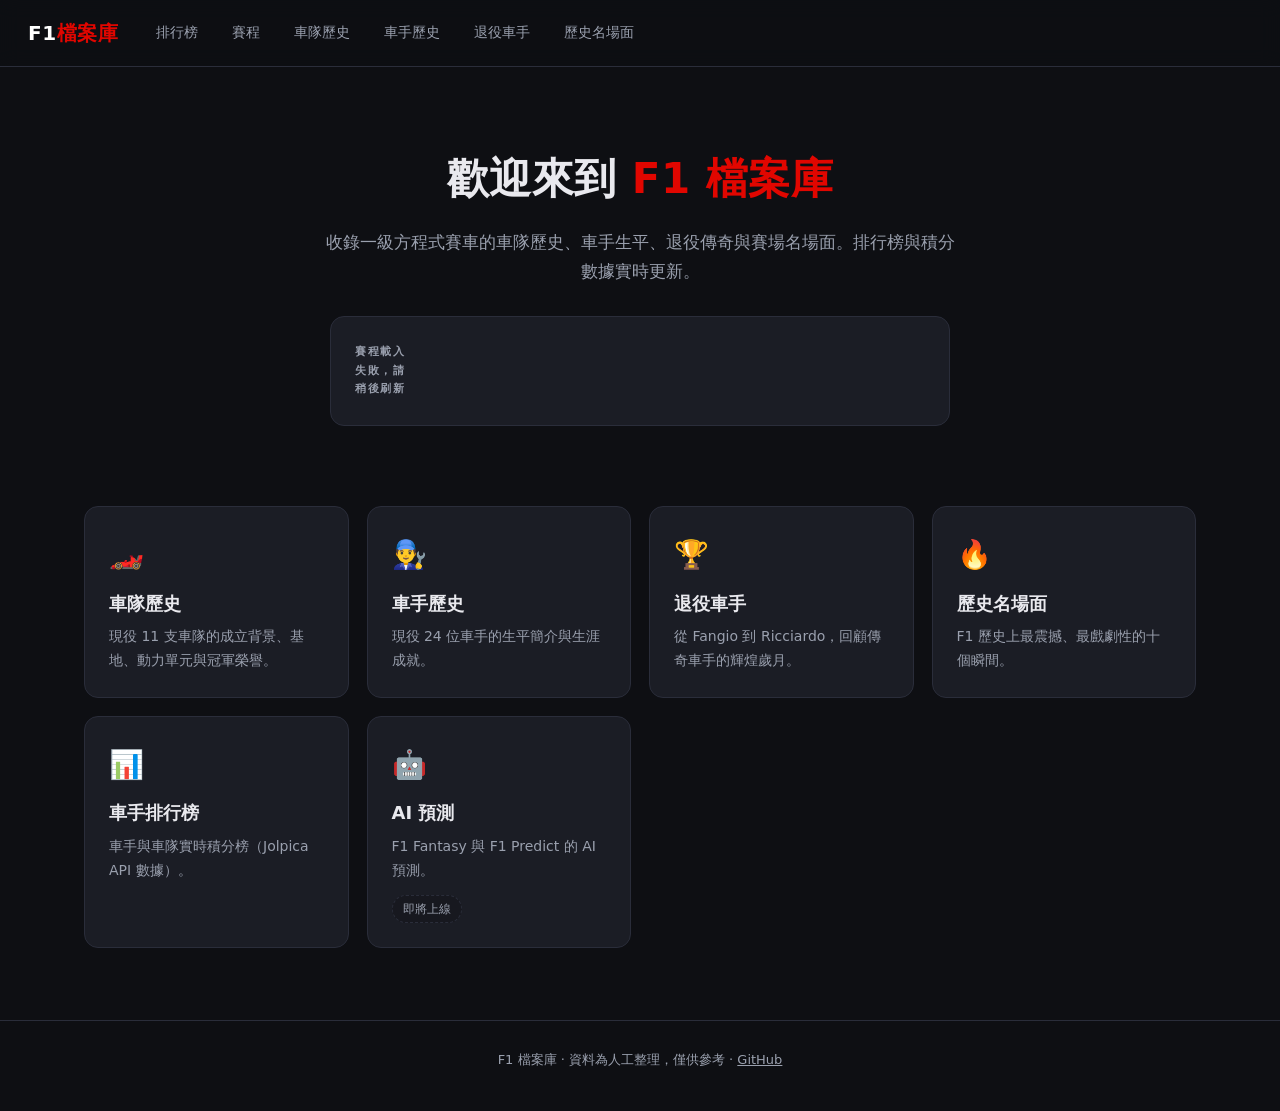
<file: index.html>
<!DOCTYPE html>
<html lang="zh-Hant">
<head>
  <meta charset="UTF-8">
  <meta name="viewport" content="width=device-width, initial-scale=1.0">
  <title>F1 檔案庫</title>
  <link rel="stylesheet" href="css/style.css">
</head>
<body>
  <header class="site-header">
    <a class="brand" href="index.html">F1<span>檔案庫</span></a>
    <nav class="site-nav">
      <a href="standings.html">排行榜</a>
      <a href="schedule.html">賽程</a>
      <a href="teams.html">車隊歷史</a>
      <a href="drivers.html">車手歷史</a>
      <a href="retired.html">退役車手</a>
      <a href="moments.html">歷史名場面</a>
    </nav>
  </header>

  <main>
    <section class="hero">
      <h1>歡迎來到 <span class="red">F1 檔案庫</span></h1>
      <p>收錄一級方程式賽車的車隊歷史、車手生平、退役傳奇與賽場名場面。排行榜與積分數據實時更新。</p>
      <div class="countdown-box" id="countdown"><span class="cd-label">載入賽程中…</span></div>
    </section>

    <section class="container">
      <div class="home-grid">
        <a class="home-card" href="teams.html">
          <div class="icon">🏎️</div>
          <h3>車隊歷史</h3>
          <p>現役 11 支車隊的成立背景、基地、動力單元與冠軍榮譽。</p>
        </a>
        <a class="home-card" href="drivers.html">
          <div class="icon">👨‍🔧</div>
          <h3>車手歷史</h3>
          <p>現役 24 位車手的生平簡介與生涯成就。</p>
        </a>
        <a class="home-card" href="retired.html">
          <div class="icon">🏆</div>
          <h3>退役車手</h3>
          <p>從 Fangio 到 Ricciardo，回顧傳奇車手的輝煌歲月。</p>
        </a>
        <a class="home-card" href="moments.html">
          <div class="icon">🔥</div>
          <h3>歷史名場面</h3>
          <p>F1 歷史上最震撼、最戲劇性的十個瞬間。</p>
        </a>
        <a class="home-card" href="standings.html">
          <div class="icon">📊</div>
          <h3>車手排行榜</h3>
          <p>車手與車隊實時積分榜（Jolpica API 數據）。</p>
        </a>
        <div class="home-card">
          <div class="icon">🤖</div>
          <h3>AI 預測</h3>
          <p>F1 Fantasy 與 F1 Predict 的 AI 預測。</p>
          <span class="soon">即將上線</span>
        </div>
      </div>
    </section>
  </main>

  <footer>F1 檔案庫 · 資料為人工整理，僅供參考 · <a href="https://github.com/Yun961127/F1-work" target="_blank" rel="noopener">GitHub</a></footer>
  <script src="js/common.js"></script>
  <script src="js/i18n.js"></script>
  <script src="js/countdown.js"></script>
</body>
</html>
</file>
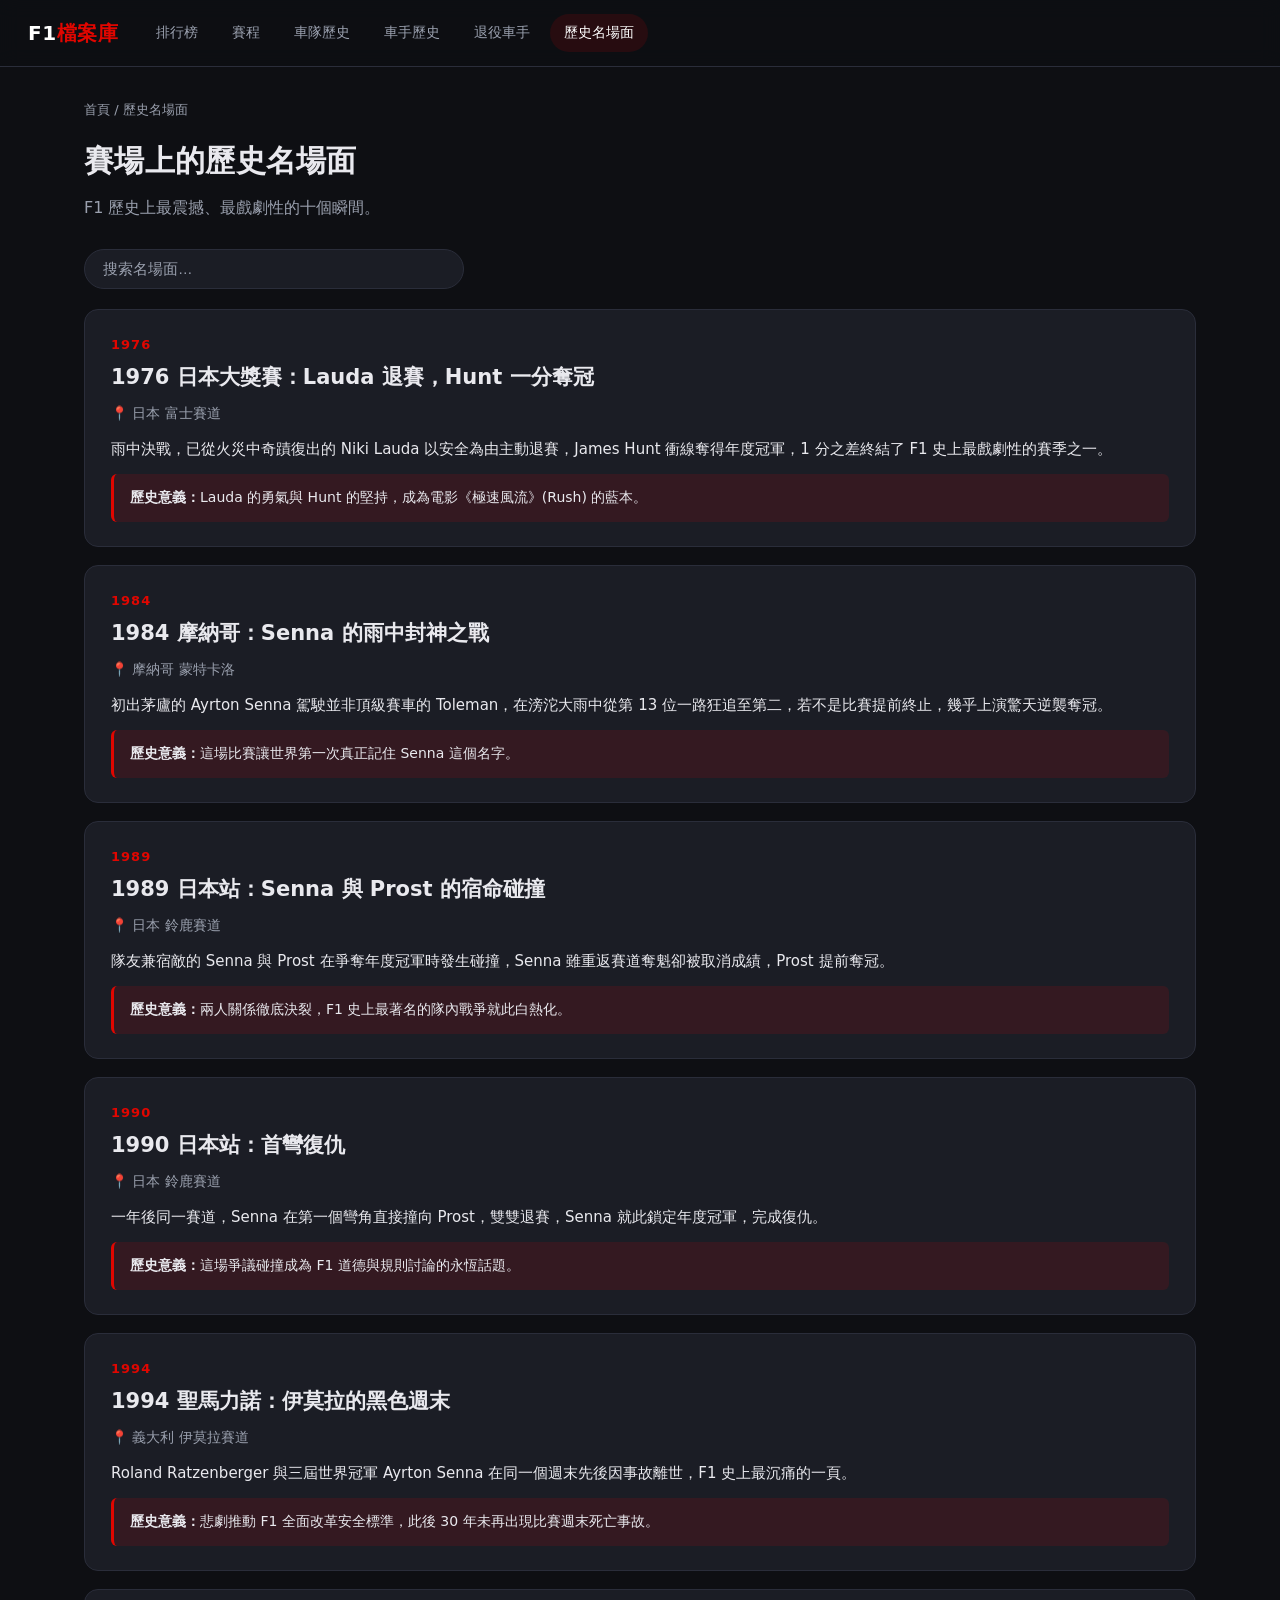
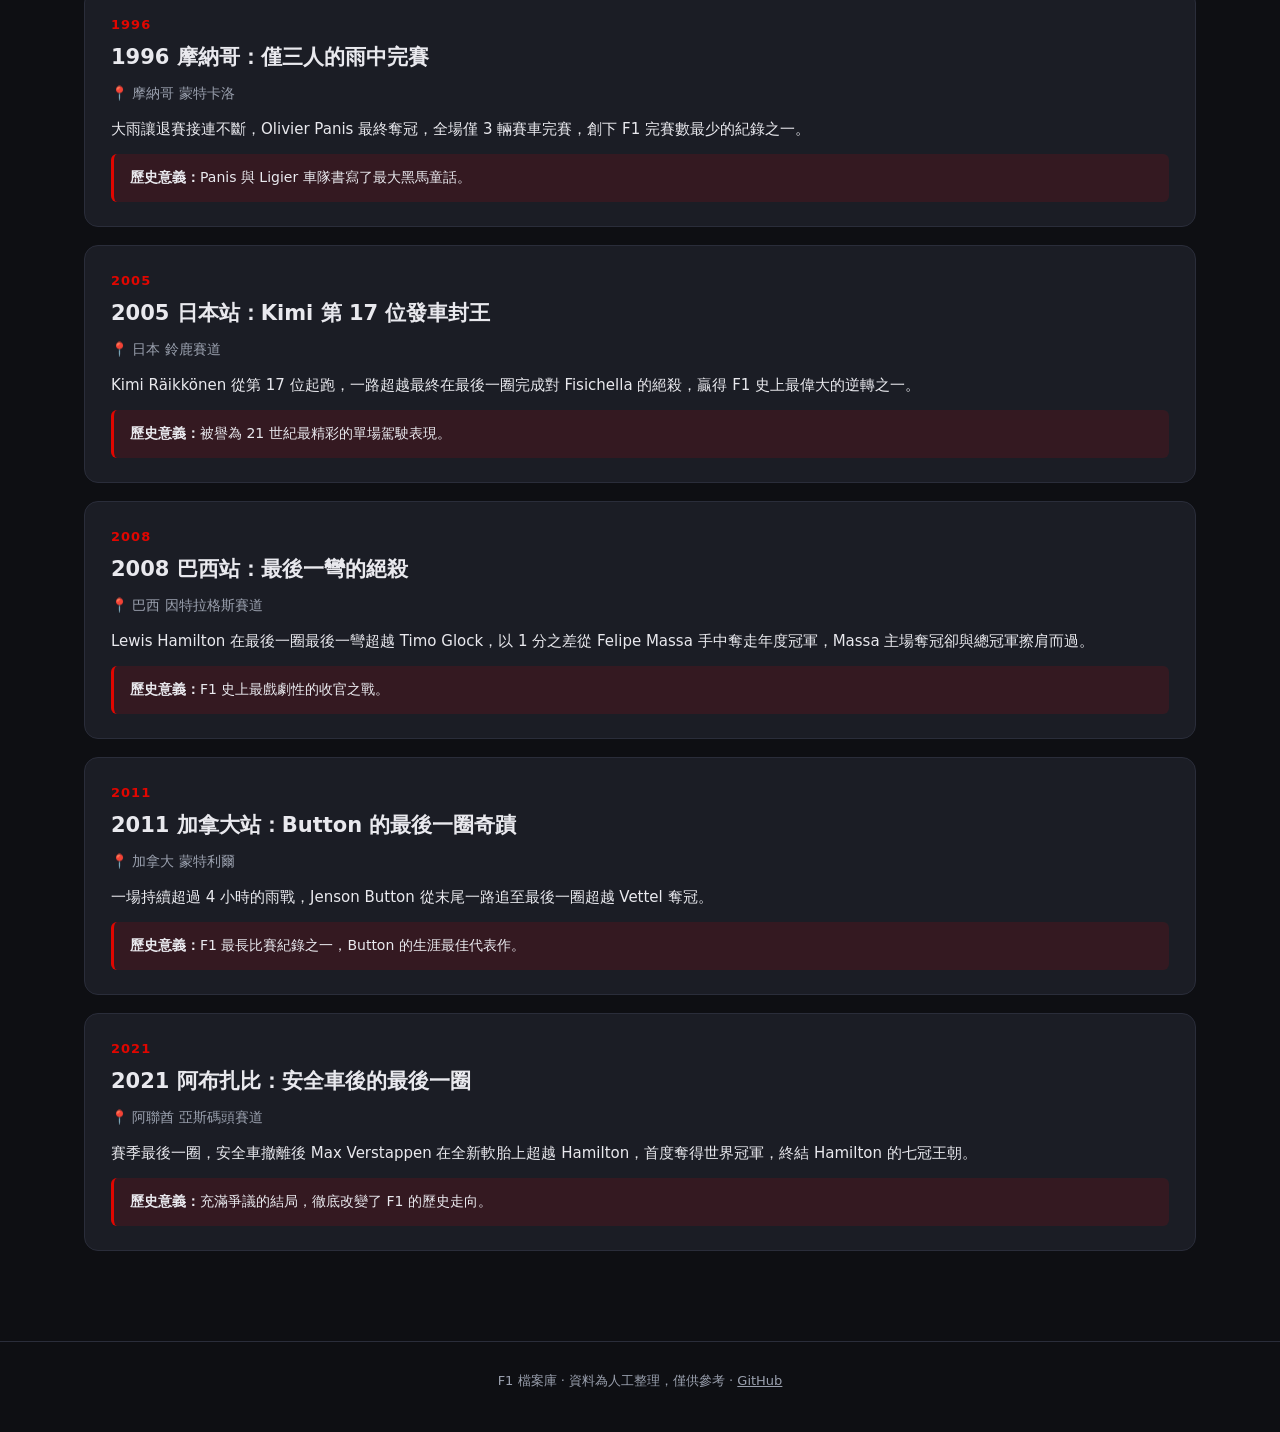
<file: moments.html>
<!DOCTYPE html>
<html lang="zh-Hant">
<head>
  <meta charset="UTF-8">
  <meta name="viewport" content="width=device-width, initial-scale=1.0">
  <title>歷史名場面 · F1 檔案庫</title>
  <link rel="stylesheet" href="css/style.css">
</head>
<body data-page="moments">
  <header class="site-header">
    <a class="brand" href="index.html">F1<span>檔案庫</span></a>
    <nav class="site-nav">
      <a href="standings.html">排行榜</a>
      <a href="schedule.html">賽程</a>
      <a href="teams.html">車隊歷史</a>
      <a href="drivers.html">車手歷史</a>
      <a href="retired.html">退役車手</a>
      <a href="moments.html" class="active">歷史名場面</a>
    </nav>
  </header>

  <main class="container">
    <div class="page-head">
      <div class="breadcrumb"><a href="index.html">首頁</a> / 歷史名場面</div>
      <h1>賽場上的歷史名場面</h1>
      <p>F1 歷史上最震撼、最戲劇性的十個瞬間。</p>
    </div>
    <input type="search" id="search" class="search-box" placeholder="搜索名場面…">
    <div id="grid"></div>
  </main>

  <footer>F1 檔案庫 · 資料為人工整理，僅供參考 · <a href="https://github.com/Yun961127/F1-work" target="_blank" rel="noopener">GitHub</a></footer>
  <script src="js/common.js"></script>
  <script src="js/i18n.js"></script>
  <script src="js/data.js"></script>
  <script src="js/main.js"></script>
</body>
</html>
</file>
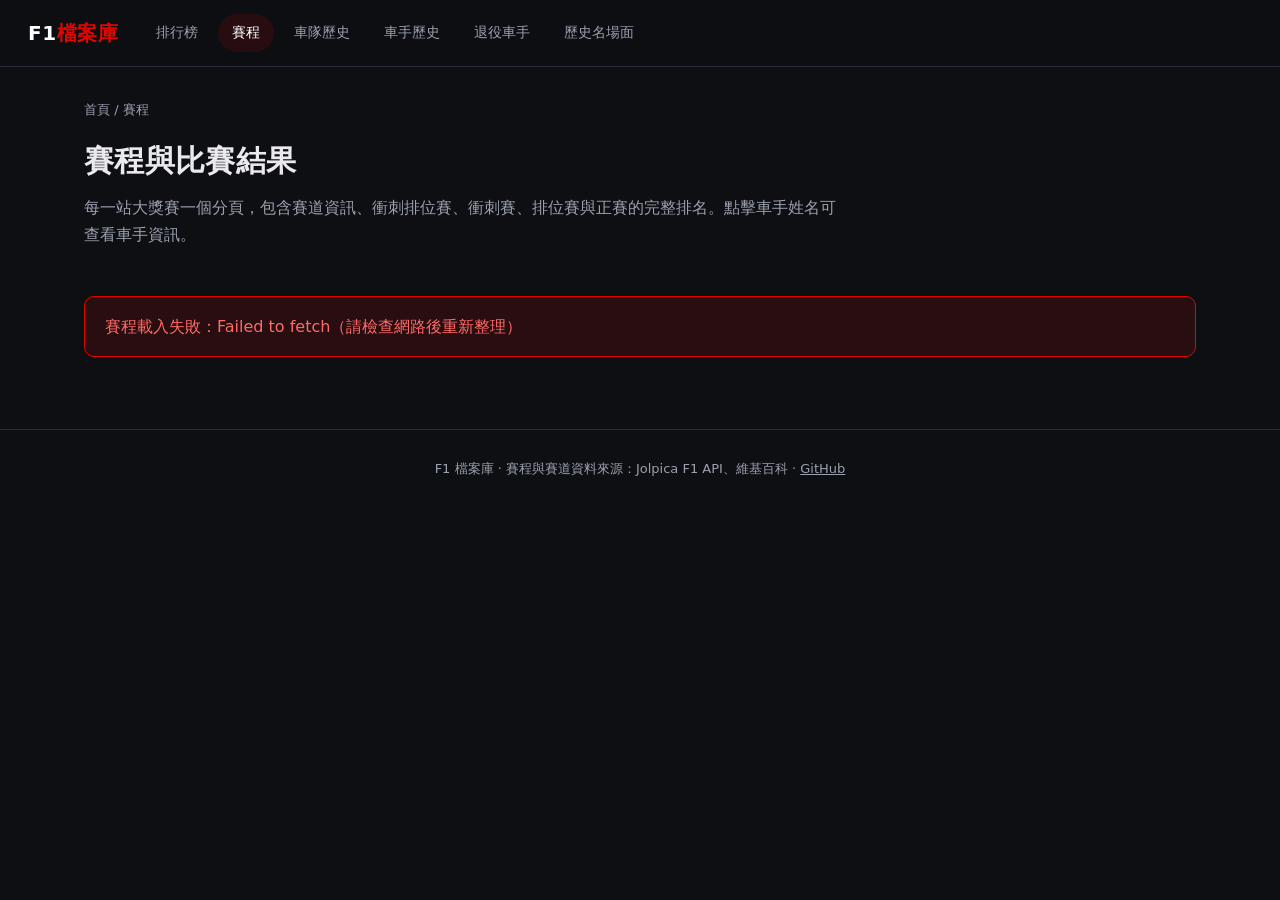
<file: schedule.html>
<!DOCTYPE html>
<html lang="zh-Hant">
<head>
  <meta charset="UTF-8">
  <meta name="viewport" content="width=device-width, initial-scale=1.0">
  <title>賽程與結果 · F1 檔案庫</title>
  <link rel="stylesheet" href="css/style.css">
</head>
<body>
  <header class="site-header">
    <a class="brand" href="index.html">F1<span>檔案庫</span></a>
    <nav class="site-nav">
      <a href="standings.html">排行榜</a>
      <a href="schedule.html" class="active">賽程</a>
      <a href="teams.html">車隊歷史</a>
      <a href="drivers.html">車手歷史</a>
      <a href="retired.html">退役車手</a>
      <a href="moments.html">歷史名場面</a>
    </nav>
  </header>

  <main class="container">
    <div class="page-head">
      <div class="breadcrumb"><a href="index.html">首頁</a> / 賽程</div>
      <h1>賽程與比賽結果</h1>
      <p>每一站大獎賽一個分頁，包含賽道資訊、衝刺排位賽、衝刺賽、排位賽與正賽的完整排名。點擊車手姓名可查看車手資訊。</p>
    </div>

    <div class="round-tabs" id="round-tabs"></div>
    <div class="error-box" id="error" hidden></div>
    <div id="round-detail"></div>
  </main>

  <footer>F1 檔案庫 · 賽程與賽道資料來源：Jolpica F1 API、維基百科 · <a href="https://github.com/Yun961127/F1-work" target="_blank" rel="noopener">GitHub</a></footer>
  <script src="js/common.js"></script>
  <script src="js/i18n.js"></script>
  <script src="js/circuit-info.js"></script>
  <script src="js/sprint-qualifying.js"></script>
  <script src="js/schedule.js"></script>
</body>
</html>
</file>
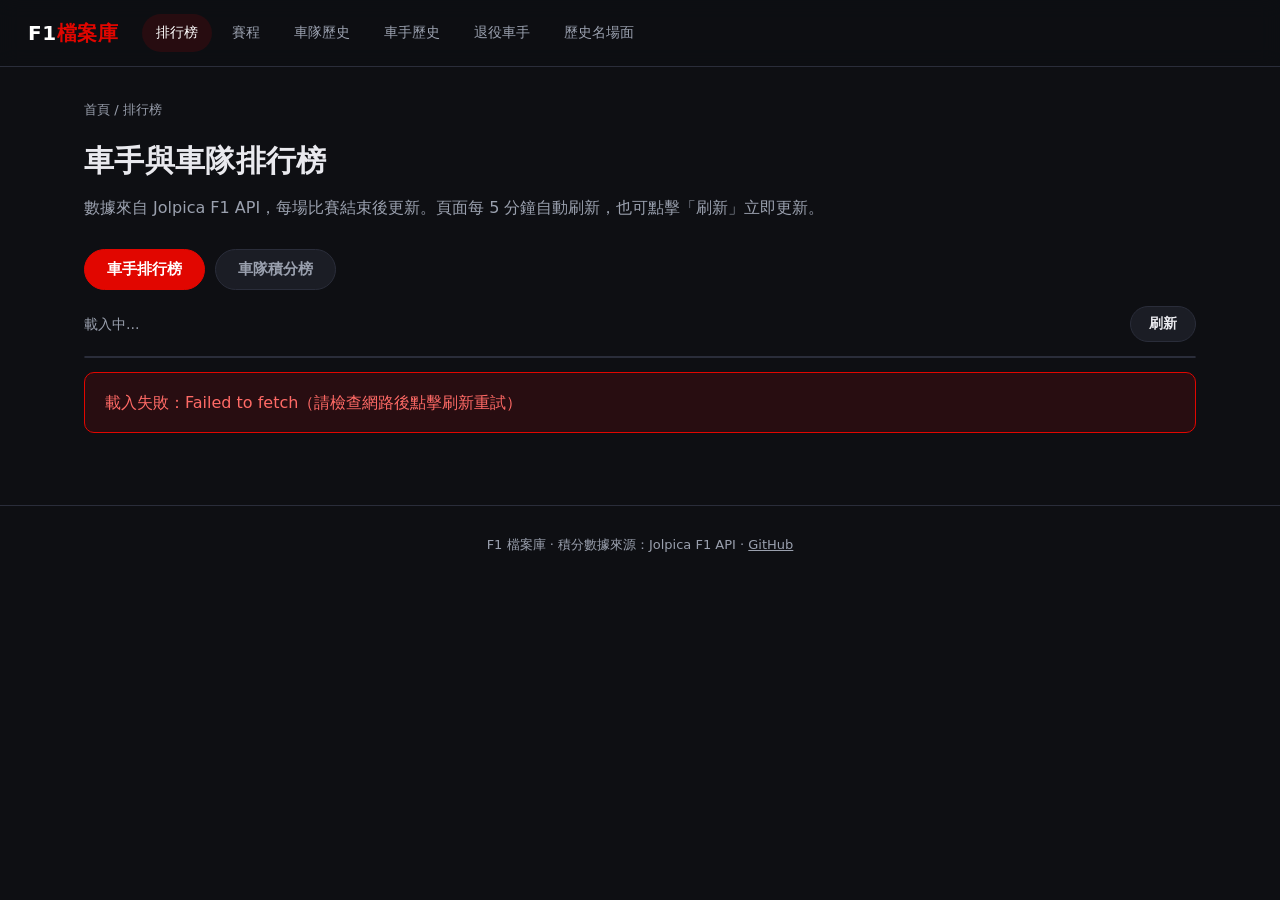
<file: standings.html>
<!DOCTYPE html>
<html lang="zh-Hant">
<head>
  <meta charset="UTF-8">
  <meta name="viewport" content="width=device-width, initial-scale=1.0">
  <title>排行榜 · F1 檔案庫</title>
  <link rel="stylesheet" href="css/style.css">
</head>
<body data-page="standings">
  <header class="site-header">
    <a class="brand" href="index.html">F1<span>檔案庫</span></a>
    <nav class="site-nav">
      <a href="standings.html" class="active">排行榜</a>
      <a href="schedule.html">賽程</a>
      <a href="teams.html">車隊歷史</a>
      <a href="drivers.html">車手歷史</a>
      <a href="retired.html">退役車手</a>
      <a href="moments.html">歷史名場面</a>
    </nav>
  </header>

  <main class="container">
    <div class="page-head">
      <div class="breadcrumb"><a href="index.html">首頁</a> / 排行榜</div>
      <h1>車手與車隊排行榜</h1>
      <p>數據來自 Jolpica F1 API，每場比賽結束後更新。頁面每 5 分鐘自動刷新，也可點擊「刷新」立即更新。</p>
    </div>

    <div class="standings-tabs">
      <button class="tab active" data-type="drivers">車手排行榜</button>
      <button class="tab" data-type="constructors">車隊積分榜</button>
    </div>

    <div class="standings-meta">
      <span id="season-info">載入中…</span>
      <span id="updated"></span>
      <button class="btn" id="refresh">刷新</button>
    </div>

    <div class="table-wrap">
      <table>
        <thead id="thead"></thead>
        <tbody id="tbody"></tbody>
      </table>
    </div>

    <div class="error-box" id="error" hidden></div>
  </main>

  <footer>F1 檔案庫 · 積分數據來源：Jolpica F1 API · <a href="https://github.com/Yun961127/F1-work" target="_blank" rel="noopener">GitHub</a></footer>
  <script src="js/common.js"></script>
  <script src="js/i18n.js"></script>
  <script src="js/standings.js"></script>
</body>
</html>
</file>
<file: css/style.css>
/* ============ F1 檔案庫 —— 全局樣式 ============ */
:root {
  --bg: #0e0f13;
  --bg-soft: #17181f;
  --card: #1b1d25;
  --card-hover: #222530;
  --border: #2a2d3a;
  --text: #e9e9ee;
  --text-dim: #9aa0ae;
  --accent: #e10600;      /* F1 紅 */
  --accent-soft: rgba(225, 6, 0, 0.12);
  --radius: 14px;
}

* { box-sizing: border-box; margin: 0; padding: 0; }

html { scroll-behavior: smooth; }

body {
  font-family: "Noto Sans TC", "Microsoft JhengHei", "微軟正黑體", "PingFang TC",
    "Heiti TC", "Segoe UI", system-ui, sans-serif;
  background: var(--bg);
  color: var(--text);
  line-height: 1.7;
  -webkit-font-smoothing: antialiased;
}

a { color: inherit; text-decoration: none; }

/* ---------- 頂部導航 ---------- */
.site-header {
  position: sticky;
  top: 0;
  z-index: 50;
  display: flex;
  align-items: center;
  gap: 24px;
  flex-wrap: wrap;
  padding: 14px 28px;
  background: rgba(14, 15, 19, 0.85);
  backdrop-filter: blur(10px);
  border-bottom: 1px solid var(--border);
}
.brand {
  font-size: 20px;
  font-weight: 800;
  letter-spacing: 0.5px;
  color: #fff;
}
.brand span { color: var(--accent); }
.site-nav { display: flex; gap: 6px; flex-wrap: wrap; }
.site-nav a {
  padding: 7px 14px;
  border-radius: 999px;
  font-size: 14px;
  color: var(--text-dim);
  transition: all .15s ease;
}
.site-nav a:hover { color: #fff; background: var(--bg-soft); }
.site-nav a.active { color: #fff; background: var(--accent-soft); }

/* ---------- 佈局容器 ---------- */
.container { max-width: 1160px; margin: 0 auto; padding: 32px 24px 72px; }

.page-head { margin-bottom: 28px; }
.page-head h1 {
  font-size: 30px;
  font-weight: 800;
  margin-bottom: 8px;
  letter-spacing: 0.3px;
}
.page-head p { color: var(--text-dim); max-width: 760px; }

.breadcrumb { font-size: 13px; color: var(--text-dim); margin-bottom: 14px; }
.breadcrumb a:hover { color: var(--accent); }

/* ---------- 卡片網格 ---------- */
.grid {
  display: grid;
  grid-template-columns: repeat(auto-fill, minmax(290px, 1fr));
  gap: 18px;
}

.card {
  display: flex;
  flex-direction: column;
  gap: 8px;
  background: var(--card);
  border: 1px solid var(--border);
  border-radius: var(--radius);
  padding: 20px;
  transition: transform .15s ease, border-color .15s ease, background .15s ease;
  position: relative;
  overflow: hidden;
}
.card::before {
  content: "";
  position: absolute;
  left: 0; top: 0; bottom: 0;
  width: 4px;
  background: var(--accent, var(--accent));
}
.card:hover {
  transform: translateY(-3px);
  border-color: #3a3e4e;
  background: var(--card-hover);
}
.card h3 { font-size: 19px; font-weight: 700; padding-left: 8px; }
.card .sub { color: var(--text-dim); font-size: 13.5px; padding-left: 8px; }
.card .row { font-size: 14px; color: var(--text); padding-left: 8px; }
.card .row b { color: var(--text-dim); font-weight: 600; }
.card .tag { font-size: 12px; color: var(--text-dim); padding-left: 8px; }

.badge {
  display: inline-block;
  padding: 2px 10px;
  border-radius: 999px;
  font-size: 12px;
  background: var(--accent-soft);
  color: #ff6a66;
  align-self: flex-start;
  margin-left: 8px;
}

/* 車手號碼 */
.driver-number {
  font-size: 12px;
  font-weight: 800;
  color: var(--accent);
  letter-spacing: 1px;
  padding-left: 8px;
}

/* ---------- 詳情頁 ---------- */
.detail-card {
  background: var(--card);
  border: 1px solid var(--border);
  border-radius: var(--radius);
  overflow: hidden;
}
.detail-hero {
  padding: 34px 32px 26px;
  border-bottom: 1px solid var(--border);
  background:
    linear-gradient(135deg, var(--accent-soft), transparent 55%),
    var(--bg-soft);
}
.detail-hero h1 { font-size: 32px; font-weight: 800; }
.detail-hero .hero-sub { color: var(--text-dim); margin-top: 6px; font-size: 15px; }
.detail-body { padding: 28px 32px 34px; }
.detail-body p { margin-bottom: 16px; }
.detail-body .section-title {
  font-size: 13px;
  text-transform: uppercase;
  letter-spacing: 1px;
  color: var(--text-dim);
  margin: 22px 0 10px;
  font-weight: 700;
}

.kv {
  display: grid;
  grid-template-columns: repeat(auto-fill, minmax(220px, 1fr));
  gap: 12px;
  margin-top: 6px;
}
.kv .item {
  background: var(--bg-soft);
  border: 1px solid var(--border);
  border-radius: 10px;
  padding: 12px 16px;
}
.kv .item .k { font-size: 12px; color: var(--text-dim); }
.kv .item .v { font-size: 15px; font-weight: 600; margin-top: 2px; }

.chip-list { display: flex; flex-wrap: wrap; gap: 8px; }
.chip {
  padding: 5px 14px;
  border-radius: 999px;
  font-size: 13.5px;
  background: var(--bg-soft);
  border: 1px solid var(--border);
}

.back-link {
  display: inline-block;
  margin-bottom: 18px;
  font-size: 14px;
  color: var(--text-dim);
}
.back-link:hover { color: var(--accent); }

/* ---------- 名場面卡片（列表頁直接展示全文） ---------- */
.moment-card {
  background: var(--card);
  border: 1px solid var(--border);
  border-radius: var(--radius);
  padding: 24px 26px;
  margin-bottom: 18px;
}
.moment-card .year {
  font-size: 13px;
  font-weight: 700;
  color: var(--accent);
  letter-spacing: 1px;
}
.moment-card h2 { font-size: 21px; font-weight: 700; margin: 4px 0 6px; }
.moment-card .event { font-size: 13.5px; color: var(--text-dim); margin-bottom: 12px; }
.moment-card .summary { font-size: 15px; }
.moment-card .significance {
  margin-top: 12px;
  padding: 12px 16px;
  background: var(--accent-soft);
  border-left: 3px solid var(--accent);
  border-radius: 6px;
  font-size: 14px;
}

/* ---------- 首頁 Hero ---------- */
.hero {
  padding: 76px 24px 48px;
  text-align: center;
}
.hero h1 {
  font-size: 42px;
  font-weight: 900;
  letter-spacing: 0.5px;
}
.hero h1 .red { color: var(--accent); }
.hero p {
  color: var(--text-dim);
  font-size: 17px;
  margin-top: 14px;
  max-width: 640px;
  margin-left: auto;
  margin-right: auto;
}

.home-grid {
  display: grid;
  grid-template-columns: repeat(auto-fill, minmax(250px, 1fr));
  gap: 18px;
}
.home-card {
  background: var(--card);
  border: 1px solid var(--border);
  border-radius: var(--radius);
  padding: 24px;
  transition: transform .15s ease, border-color .15s ease;
  display: block;
}
.home-card:hover { transform: translateY(-3px); border-color: var(--accent); }
.home-card .icon { font-size: 28px; }
.home-card h3 { font-size: 18px; font-weight: 700; margin: 10px 0 6px; }
.home-card p { color: var(--text-dim); font-size: 14px; }
.home-card .soon {
  display: inline-block;
  margin-top: 12px;
  font-size: 12px;
  padding: 3px 10px;
  border-radius: 999px;
  background: var(--bg-soft);
  color: var(--text-dim);
  border: 1px dashed var(--border);
}

footer {
  text-align: center;
  color: var(--text-dim);
  font-size: 13px;
  padding: 28px 20px 40px;
  border-top: 1px solid var(--border);
}
footer a { color: var(--text-dim); text-decoration: underline; }
footer a:hover { color: var(--accent); }

@media (max-width: 560px) {
  .hero h1 { font-size: 30px; }
  .site-header { padding: 12px 16px; }
  .container { padding: 22px 16px 56px; }
  .site-nav { gap: 4px; }
  .site-nav a { padding: 5px 10px; font-size: 12.5px; }
  .brand { font-size: 17px; }
}

/* ---------- 排行榜 / 積分 ---------- */
.standings-tabs { display: flex; gap: 10px; margin-bottom: 16px; }
.tab {
  padding: 10px 22px;
  border-radius: 999px;
  border: 1px solid var(--border);
  background: var(--card);
  color: var(--text-dim);
  cursor: pointer;
  font-size: 15px;
  font-weight: 600;
  transition: all .15s ease;
}
.tab:hover { color: #fff; border-color: #3a3e4e; }
.tab.active { background: var(--accent); color: #fff; border-color: var(--accent); }

.standings-meta {
  display: flex;
  align-items: center;
  gap: 16px;
  flex-wrap: wrap;
  color: var(--text-dim);
  font-size: 13.5px;
  margin-bottom: 14px;
}
.standings-meta #updated { margin-left: auto; }

.btn {
  padding: 8px 18px;
  border-radius: 999px;
  border: 1px solid var(--border);
  background: var(--card);
  color: var(--text);
  cursor: pointer;
  font-size: 13.5px;
  font-weight: 600;
  transition: all .15s ease;
}
.btn:hover { border-color: var(--accent); color: #fff; }

.table-wrap {
  overflow-x: auto;
  background: var(--card);
  border: 1px solid var(--border);
  border-radius: var(--radius);
}
table { width: 100%; border-collapse: collapse; min-width: 560px; }
thead th {
  background: var(--bg-soft);
  color: var(--text-dim);
  font-size: 12.5px;
  font-weight: 700;
  text-transform: uppercase;
  letter-spacing: 1px;
  padding: 13px 16px;
  text-align: left;
}
tbody td { padding: 13px 16px; font-size: 14.5px; border-top: 1px solid var(--border); }
tbody tr:hover { background: var(--card-hover); }

.pos { font-weight: 800; width: 52px; color: var(--text-dim); }
.pos-1 { color: #f5c542; }
.pos-2 { color: #c0c8d4; }
.pos-3 { color: #d48a52; }
.num { text-align: right; }
.pts { font-weight: 800; color: #ff6a66; }
.num-badge { font-size: 12px; color: var(--text-dim); margin-left: 6px; }
.loading { text-align: center; color: var(--text-dim); padding: 32px 0; }
.error-box {
  background: var(--accent-soft);
  border: 1px solid var(--accent);
  border-radius: 10px;
  padding: 16px 20px;
  color: #ff6a66;
  margin-top: 14px;
}

/* ---------- 車隊圖標 / 車手照片 ---------- */
.card-head {
  display: flex;
  align-items: center;
  gap: 12px;
  margin-bottom: 6px;
}
.card-head-text { min-width: 0; }
.card-head h3 { padding-left: 0; }
.card-head .badge,
.card-head .driver-number { padding-left: 0; margin-left: 0; }

.logo-wrap {
  position: relative;
  flex-shrink: 0;
  border-radius: 50%;
  overflow: hidden;
  box-shadow: 0 2px 8px rgba(0, 0, 0, 0.35);
}
.logo-wrap.sm { width: 48px; height: 48px; }
.logo-wrap.lg { width: 78px; height: 78px; }

.logo-badge {
  position: absolute;
  inset: 0;
  display: flex;
  align-items: center;
  justify-content: center;
  background: var(--accent, #3a3e4e);
  background-image: linear-gradient(145deg, rgba(255, 255, 255, 0.22), rgba(0, 0, 0, 0.26));
  color: #fff;
  font-weight: 800;
  letter-spacing: 0.5px;
  border-radius: 50%;
  text-shadow: 0 1px 3px rgba(0, 0, 0, 0.4);
  box-shadow: inset 0 0 0 2px rgba(255, 255, 255, 0.25);
}
.logo-wrap.sm .logo-badge { font-size: 15px; }
.logo-wrap.lg .logo-badge { font-size: 24px; }

.logo-img {
  position: absolute;
  inset: 0;
  width: 100%;
  height: 100%;
  border-radius: 50%;
  background: #fff;
}
.contain-img { object-fit: contain; padding: 4px; }
.cover-img { object-fit: cover; background: #2a2d3a; }

.hero-flex {
  display: flex;
  align-items: center;
  gap: 20px;
}
.hero-flex h1 { margin: 0; }
.hero-flex .hero-sub { margin-top: 6px; }

@media (max-width: 560px) {
  .hero-flex { gap: 14px; }
  .logo-wrap.lg { width: 60px; height: 60px; }
  .logo-wrap.lg .logo-badge { font-size: 18px; }
}

/* ---------- 搜索框 ---------- */
.search-box {
  width: 100%;
  max-width: 380px;
  padding: 11px 18px;
  margin-bottom: 20px;
  border-radius: 999px;
  border: 1px solid var(--border);
  background: var(--card);
  color: var(--text);
  font-size: 14.5px;
  outline: none;
  transition: border-color .15s ease;
}
.search-box:focus { border-color: var(--accent); }
.search-box::placeholder { color: var(--text-dim); }

/* ---------- 首頁倒計時 ---------- */
.countdown-box {
  margin: 30px auto 0;
  max-width: 620px;
  display: flex;
  flex-direction: column;
  gap: 8px;
  background: var(--card);
  border: 1px solid var(--border);
  border-radius: var(--radius);
  padding: 18px 24px;
  text-align: left;
}
.cd-row {
  display: grid;
  grid-template-columns: 56px 1fr auto;
  align-items: baseline;
  gap: 10px;
  padding: 8px 0;
  border-bottom: 1px solid var(--border);
}
.cd-row:last-child { border-bottom: none; }
.cd-row-label {
  font-size: 11px;
  text-transform: uppercase;
  letter-spacing: 1.5px;
  color: var(--text-dim);
  font-weight: 700;
}
.cd-row-main { font-size: 16px; font-weight: 700; }
.cd-row-sub { font-size: 13px; color: var(--text-dim); text-align: right; }
.cd-row-cur { background: var(--accent-soft); margin: 0 -12px; padding: 10px 12px; border-radius: 8px; border-bottom: none; }
.cd-countdown {
  font-family: "Consolas", "SF Mono", monospace;
  font-size: 20px;
  font-weight: 800;
  color: var(--accent);
  letter-spacing: 1px;
}
.cd-days { font-size: 15px; color: var(--accent); font-weight: 700; }
.cd-days b { font-size: 22px; }
.cd-date { font-size: 13px; color: var(--text-dim); }
.cd-label {
  font-size: 12px;
  text-transform: uppercase;
  letter-spacing: 2px;
  color: var(--text-dim);
  font-weight: 700;
}
.cd-race { font-size: 19px; font-weight: 800; }

@media (max-width: 560px) {
  .cd-row { grid-template-columns: 48px 1fr; }
  .cd-row-sub { grid-column: 2; text-align: left; }
}

/* ---------- 排行榜：名次變化箭頭 + 分差 ---------- */
.arrow { font-size: 11px; margin-left: 4px; white-space: nowrap; }
.arrow.up { color: #3ddc7b; }
.arrow.down { color: #ff6a66; }
.arrow.flat { color: var(--text-dim); }
.gap {
  font-size: 12px;
  color: var(--text-dim);
  font-weight: 400;
}
.gap.lead {
  color: #f5c542;
  font-weight: 700;
  background: rgba(245, 197, 66, 0.12);
  padding: 2px 8px;
  border-radius: 999px;
}

/* ---------- 賽程表 ---------- */
.results-line { display: flex; gap: 10px; flex-wrap: wrap; }
.results-line .p1 { color: #f5c542; font-weight: 700; }
.results-line .p2 { color: #c0c8d4; font-weight: 700; }
.results-line .p3 { color: #d48a52; font-weight: 700; }
.upcoming { color: var(--text-dim); font-size: 13.5px; }
tr.race-today td { background: var(--accent-soft); }
tr.race-today .race-name { color: #ff6a66; }

/* ---------- 詳情頁互鏈 ---------- */
.detail-link { color: #ff6a66; font-weight: 600; }
.detail-link:hover { text-decoration: underline; }

/* ---------- 中文譯名 ---------- */
.zh {
  color: var(--text-dim);
  font-weight: 500;
  font-size: 0.78em;
  letter-spacing: 0;
}

/* ---------- 回到頂部按鈕 ---------- */
.back-top {
  position: fixed;
  right: 22px;
  bottom: 26px;
  z-index: 90;
  width: 44px;
  height: 44px;
  border-radius: 50%;
  border: 1px solid var(--border);
  background: var(--card);
  color: #fff;
  font-size: 20px;
  cursor: pointer;
  opacity: 0;
  pointer-events: none;
  transform: translateY(8px);
  transition: opacity .2s ease, transform .2s ease;
  box-shadow: 0 4px 14px rgba(0, 0, 0, 0.4);
}
.back-top.show {
  opacity: 1;
  pointer-events: auto;
  transform: translateY(0);
}
.back-top:hover { border-color: var(--accent); color: var(--accent); }

/* ---------- 賽程分站分頁 ---------- */
.round-tabs {
  display: flex;
  gap: 8px;
  flex-wrap: wrap;
  margin-bottom: 20px;
}
.round-tab {
  display: flex;
  flex-direction: column;
  align-items: center;
  gap: 2px;
  padding: 8px 14px;
  border-radius: 10px;
  border: 1px solid var(--border);
  background: var(--card);
  color: var(--text-dim);
  cursor: pointer;
  font-size: 13px;
  font-weight: 700;
  transition: all .15s ease;
  min-width: 54px;
}
.round-tab:hover { color: #fff; border-color: #3a3e4e; }
.round-tab.active { background: var(--accent); color: #fff; border-color: var(--accent); }
.round-tab-name { font-size: 11px; font-weight: 500; color: var(--text-dim); }
.round-tab.active .round-tab-name { color: rgba(255, 255, 255, 0.85); }

.round-loading {
  background: var(--card);
  border: 1px solid var(--border);
  border-radius: var(--radius);
  padding: 32px 24px;
  text-align: center;
  color: var(--text-dim);
}

.round-circuit .detail-hero h1 { font-size: 26px; }

.session-card { margin-top: 18px; }
.session-head {
  padding: 16px 20px 12px;
  border-bottom: 1px solid var(--border);
}
.session-title { font-size: 18px; font-weight: 800; }
.session-sub { font-size: 12.5px; color: var(--text-dim); margin-top: 2px; }
.session-card .table-wrap { border: none; border-radius: 0 0 var(--radius) var(--radius); }
</file>
